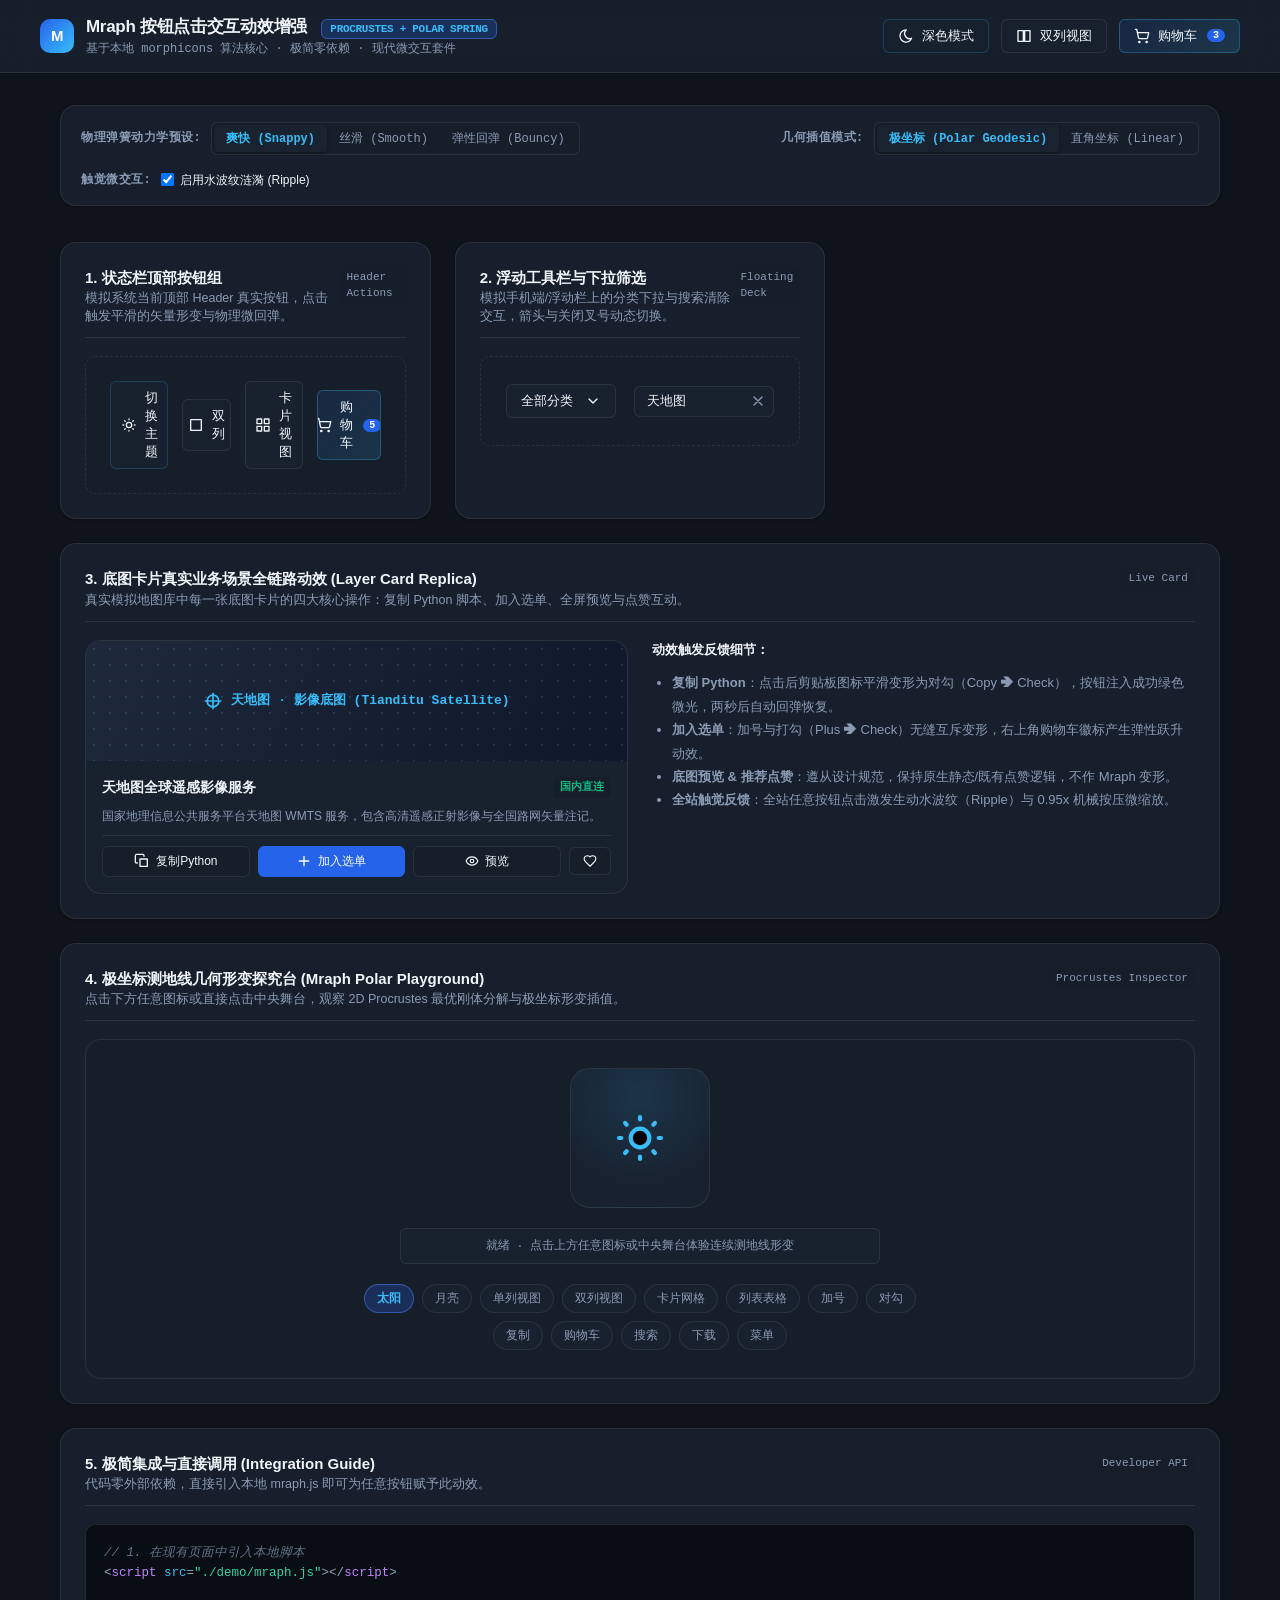
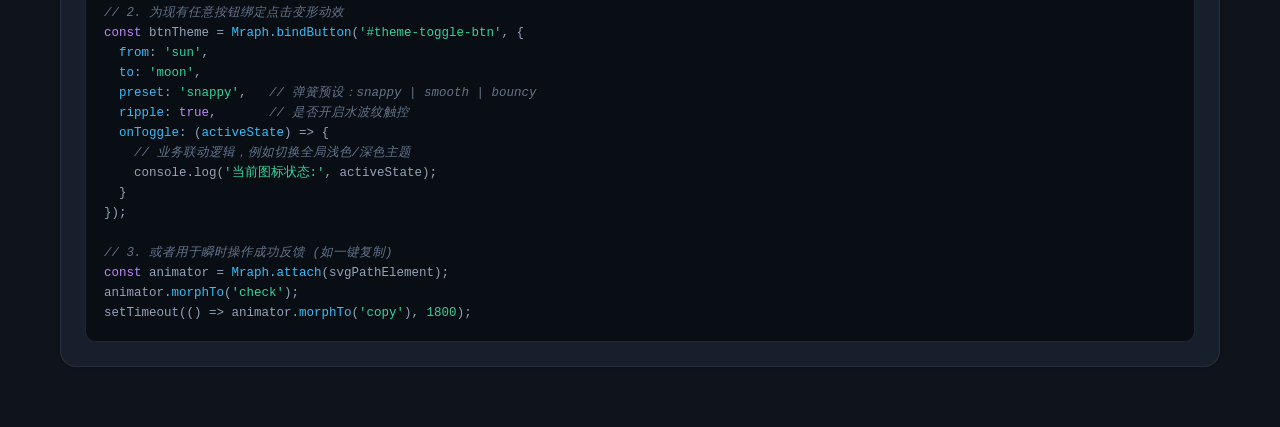
<file: demo/index.html>
<!DOCTYPE html>
<html lang="zh-CN" data-theme="dark">
<head>
  <meta charset="UTF-8">
  <meta name="viewport" content="width=device-width, initial-scale=1.0, viewport-fit=cover">
  <title>Mraph 按钮点击动效交互演示 | QGIS图源配置中心</title>
  <link rel="stylesheet" href="./demo.css">
</head>
<body>
  <!-- 液态玻璃波纹动效与卡片波前联动容器 -->
  <div id="themeWaveLayer" aria-hidden="true"></div>

  <!-- 顶部导览栏 -->
  <header class="demo-header">
    <div class="demo-header-inner">
      <div class="demo-title-group">
        <div class="demo-logo">M</div>
        <div>
          <div class="demo-title">
            Mraph 按钮点击交互动效增强
            <span class="brand-badge">PROCRUSTES + POLAR SPRING</span>
          </div>
          <div class="demo-subtitle">基于本地 morphicons 算法核心 · 极简零依赖 · 现代微交互套件</div>
        </div>
      </div>

      <!-- 右侧快捷控制 -->
      <div class="demo-header-controls">
        <button class="btn-replica-base theme-toggle-btn-replica" id="global-theme-btn" title="切换浅色/深色主题">
          <svg class="mraph-svg" viewBox="0 0 24 24" fill="none" stroke="currentColor" stroke-width="2" stroke-linecap="round" stroke-linejoin="round">
            <path id="path-global-theme" d=""></path>
          </svg>
          <span id="global-theme-label">深色模式</span>
        </button>

        <button class="btn-replica-base" id="global-layout-btn" title="切换单列/双列布局">
          <svg class="mraph-svg" viewBox="0 0 24 24" fill="none" stroke="currentColor" stroke-width="2" stroke-linecap="round" stroke-linejoin="round">
            <path id="path-global-layout" d=""></path>
          </svg>
          <span id="global-layout-label">双列视图</span>
        </button>

        <button class="btn-replica-base cart-toggle-btn-replica" id="global-cart-btn" title="查看图源配置选单">
          <svg class="mraph-svg" viewBox="0 0 24 24" fill="none" stroke="currentColor" stroke-width="2" stroke-linecap="round" stroke-linejoin="round">
            <path id="path-global-cart" d=""></path>
          </svg>
          <span>购物车</span>
          <span class="cart-badge-replica" id="cart-counter">3</span>
        </button>
      </div>
    </div>
  </header>

  <!-- 演示主体容器 -->
  <main class="demo-container">

    <!-- 动效动力学控制台 -->
    <section class="settings-strip">
      <div class="settings-group">
        <span class="settings-label">物理弹簧动力学预设:</span>
        <div class="segmented-control" id="ctrl-preset">
          <button type="button" class="seg-btn active" data-val="snappy">爽快 (Snappy)</button>
          <button type="button" class="seg-btn" data-val="smooth">丝滑 (Smooth)</button>
          <button type="button" class="seg-btn" data-val="bouncy">弹性回弹 (Bouncy)</button>
        </div>
      </div>

      <div class="settings-group">
        <span class="settings-label">几何插值模式:</span>
        <div class="segmented-control" id="ctrl-mode">
          <button type="button" class="seg-btn active" data-val="polar">极坐标 (Polar Geodesic)</button>
          <button type="button" class="seg-btn" data-val="linear">直角坐标 (Linear)</button>
        </div>
      </div>

      <div class="settings-group">
        <span class="settings-label">触觉微交互:</span>
        <label style="font-size: 12px; display: inline-flex; align-items: center; gap: 6px; cursor: pointer;">
          <input type="checkbox" id="ctrl-ripple" checked> 启用水波纹涟漪 (Ripple)
        </label>
      </div>
    </section>

    <!-- 演示模块网格 -->
    <section class="demo-grid">

      <!-- 卡片 1: 顶部状态栏按钮群交互 -->
      <article class="demo-card">
        <div class="card-header">
          <div>
            <h3 class="card-title">1. 状态栏顶部按钮组</h3>
            <p class="card-desc">模拟系统当前顶部 Header 真实按钮，点击触发平滑的矢量形变与物理微回弹。</p>
          </div>
          <span class="card-tag">Header Actions</span>
        </div>

        <div class="button-showcase" style="gap: 14px;">
          <!-- 演示主题按钮 -->
          <button class="btn-replica-base theme-toggle-btn-replica" id="demo-theme-btn">
            <svg class="mraph-svg" viewBox="0 0 24 24" fill="none" stroke="currentColor" stroke-width="2" stroke-linecap="round" stroke-linejoin="round">
              <path id="path-demo-theme" d=""></path>
            </svg>
            <span id="demo-theme-text">切换主题</span>
          </button>

          <!-- 演示布局按钮 -->
          <button class="btn-replica-base" id="demo-layout-btn">
            <svg class="mraph-svg" viewBox="0 0 24 24" fill="none" stroke="currentColor" stroke-width="2" stroke-linecap="round" stroke-linejoin="round">
              <path id="path-demo-layout" d=""></path>
            </svg>
            <span id="demo-layout-text">双列</span>
          </button>

          <!-- 演示卡片与列表视图切换按钮 (新增) -->
          <button class="btn-replica-base" id="demo-viewmode-btn" title="点击切换卡片/列表视图">
            <svg class="mraph-svg" viewBox="0 0 24 24" fill="none" stroke="currentColor" stroke-width="2" stroke-linecap="round" stroke-linejoin="round">
              <path id="path-demo-viewmode" d=""></path>
            </svg>
            <span id="demo-viewmode-text">卡片视图</span>
          </button>

          <!-- 演示加购抽屉按钮 -->
          <button class="btn-replica-base cart-toggle-btn-replica" id="demo-cart-btn">
            <svg class="mraph-svg" viewBox="0 0 24 24" fill="none" stroke="currentColor" stroke-width="2" stroke-linecap="round" stroke-linejoin="round">
              <path id="path-demo-cart" d=""></path>
            </svg>
            <span>购物车</span>
            <span class="cart-badge-replica" id="demo-cart-badge">5</span>
          </button>
        </div>
      </article>

      <!-- 卡片 2: 浮动工具栏与下拉筛选 -->
      <article class="demo-card">
        <div class="card-header">
          <div>
            <h3 class="card-title">2. 浮动工具栏与下拉筛选</h3>
            <p class="card-desc">模拟手机端/浮动栏上的分类下拉与搜索清除交互，箭头与关闭叉号动态切换。</p>
          </div>
          <span class="card-tag">Floating Deck</span>
        </div>

        <div class="button-showcase" style="justify-content: space-around;">
          <!-- 分类下拉触发器 -->
          <button class="btn-replica-base" id="demo-dropdown-btn" style="min-width: 110px; justify-content: space-between;">
            <span>全部分类</span>
            <svg class="mraph-svg" viewBox="0 0 24 24" fill="none" stroke="currentColor" stroke-width="2" stroke-linecap="round" stroke-linejoin="round">
              <path id="path-demo-dropdown" d=""></path>
            </svg>
          </button>

          <!-- 搜索输入与清除按钮组 -->
          <div style="position: relative; display: flex; align-items: center;">
            <input type="text" id="demo-search-input" value="天地图" placeholder="搜索底图..." style="background: var(--bg-card); border: 1px solid var(--border-subtle); border-radius: var(--radius-sm); padding: 7px 32px 7px 12px; font-size: 13px; color: var(--text-main); outline: none; width: 140px;">
            <button id="demo-search-clear-btn" style="position: absolute; right: 4px; background: transparent; border: none; color: var(--text-muted); cursor: pointer; padding: 4px; display: flex; align-items: center;">
              <svg class="mraph-svg" viewBox="0 0 24 24" fill="none" stroke="currentColor" stroke-width="2" stroke-linecap="round" stroke-linejoin="round">
                <path id="path-demo-search" d=""></path>
              </svg>
            </button>
          </div>
        </div>
      </article>

      <!-- 卡片 3: 底图卡片真实业务交互场景 (Layer Card) -->
      <article class="demo-card" style="grid-column: 1 / -1;">
        <div class="card-header">
          <div>
            <h3 class="card-title">3. 底图卡片真实业务场景全链路动效 (Layer Card Replica)</h3>
            <p class="card-desc">真实模拟地图库中每一张底图卡片的四大核心操作：复制 Python 脚本、加入选单、全屏预览与点赞互动。</p>
          </div>
          <span class="card-tag">Live Card</span>
        </div>

        <div style="display: grid; grid-template-columns: repeat(auto-fit, minmax(320px, 1fr)); gap: 24px; align-items: start;">
          <!-- 仿真卡片实体 -->
          <div class="layer-card-replica">
            <div class="layer-card-thumb">
              <div class="layer-card-thumb-pattern"></div>
              <div style="color: var(--text-accent); font-family: var(--font-mono); font-size: 13px; font-weight: 600; display: flex; align-items: center; gap: 8px; z-index: 1;">
                <svg width="20" height="20" viewBox="0 0 24 24" fill="none" stroke="currentColor" stroke-width="2"><path d="M12 2v20M2 12h20"/><circle cx="12" cy="12" r="7"/></svg>
                天地图 · 影像底图 (Tianditu Satellite)
              </div>
            </div>

            <div class="layer-card-info">
              <div class="layer-card-title">
                <span>天地图全球遥感影像服务</span>
                <span class="card-tag" style="color: var(--success); border-color: rgba(16, 185, 129, 0.3);">国内直连</span>
              </div>
              <p style="font-size: 12px; color: var(--text-muted); line-height: 1.4;">国家地理信息公共服务平台天地图 WMTS 服务，包含高清遥感正射影像与全国路网矢量注记。</p>

              <!-- 卡片操作按钮行 -->
              <div class="layer-card-actions">
                <!-- 1. 复制 Python 代码按钮 -->
                <button class="btn-card-action" id="card-btn-copy" title="一键复制 QGIS Python 加载代码">
                  <svg class="mraph-svg" viewBox="0 0 24 24" fill="none" stroke="currentColor" stroke-width="2" stroke-linecap="round" stroke-linejoin="round">
                    <path id="path-card-copy" d=""></path>
                  </svg>
                  <span id="card-copy-text">复制Python</span>
                </button>

                <!-- 2. 加入购物车/选单按钮 -->
                <button class="btn-card-action btn-accent" id="card-btn-add" title="加入导出选单">
                  <svg class="mraph-svg" viewBox="0 0 24 24" fill="none" stroke="currentColor" stroke-width="2" stroke-linecap="round" stroke-linejoin="round">
                    <path id="path-card-add" d=""></path>
                  </svg>
                  <span id="card-add-text">加入选单</span>
                </button>

                <!-- 3. 预览底图按钮 (原生静态图标，不参与 Mraph 变形) -->
                <button class="btn-card-action" id="card-btn-preview" title="实时底图预览 (保持原生静态)">
                  <svg width="14" height="14" viewBox="0 0 24 24" fill="none" stroke="currentColor" stroke-width="2" stroke-linecap="round" stroke-linejoin="round">
                    <path d="M2 12s3-7 10-7 10 7 10 7-3 7-10 7-10-7-10-7z"></path>
                    <circle cx="12" cy="12" r="3"></circle>
                  </svg>
                  <span id="card-preview-text">预览</span>
                </button>

                <!-- 4. 推荐点赞按钮 (原生点赞机制，不参与 Mraph 变形) -->
                <button class="btn-card-action" id="card-btn-like" title="推荐点赞 (保持原生点赞)" style="flex: 0 0 42px; padding: 6px 0;">
                  <svg width="14" height="14" viewBox="0 0 24 24" fill="none" stroke="currentColor" stroke-width="2" stroke-linecap="round" stroke-linejoin="round">
                    <path d="M19 14c1.49-1.46 3-3.21 3-5.5A5.5 5.5 0 0 0 16.5 3c-1.76 0-3 .5-4.5 2-1.5-1.5-2.74-2-4.5-2A5.5 5.5 0 0 0 2 8.5c0 2.3 1.5 4.05 3 5.5l7 7Z"></path>
                  </svg>
                </button>
              </div>
            </div>
          </div>

          <!-- 卡片操作动效技术解析说明 -->
          <div style="display: flex; flex-direction: column; gap: 12px; font-size: 13px; color: var(--text-muted);">
            <div style="color: var(--text-main); font-weight: 600;">动效触发反馈细节：</div>
            <ul style="padding-left: 20px; line-height: 1.8;">
              <li><strong>复制 Python</strong>：点击后剪贴板图标平滑变形为对勾（Copy ➔ Check），按钮注入成功绿色微光，两秒后自动回弹恢复。</li>
              <li><strong>加入选单</strong>：加号与打勾（Plus ➔ Check）无缝互斥变形，右上角购物车徽标产生弹性跃升动效。</li>
              <li><strong>底图预览 & 推荐点赞</strong>：遵从设计规范，保持原生静态/既有点赞逻辑，不作 Mraph 变形。</li>
              <li><strong>全站触觉反馈</strong>：全站任意按钮点击激发生动水波纹（Ripple）与 0.95x 机械按压微缩放。</li>
            </ul>
          </div>
        </div>
      </article>

      <!-- 卡片 4: Mraph 几何形变探究大舞台 (Playground) -->
      <article class="demo-card" style="grid-column: 1 / -1;">
        <div class="card-header">
          <div>
            <h3 class="card-title">4. 极坐标测地线几何形变探究台 (Mraph Polar Playground)</h3>
            <p class="card-desc">点击下方任意图标或直接点击中央舞台，观察 2D Procrustes 最优刚体分解与极坐标形变插值。</p>
          </div>
          <span class="card-tag">Procrustes Inspector</span>
        </div>

        <div class="stage-playground">
          <div class="stage-canvas-box" id="stage-box" title="点击切换至下一个图标">
            <svg viewBox="0 0 24 24">
              <path id="stage-path" d=""></path>
            </svg>
          </div>

          <div class="stage-readout" id="stage-readout">
            正在检测最优刚体相似度与旋转角...
          </div>

          <div class="stage-icon-palette" id="stage-palette">
            <!-- 动态生成图标切换按钮 -->
          </div>
        </div>
      </article>

      <!-- 卡片 5: 一键集成与调用指引 -->
      <article class="demo-card" style="grid-column: 1 / -1;">
        <div class="card-header">
          <div>
            <h3 class="card-title">5. 极简集成与直接调用 (Integration Guide)</h3>
            <p class="card-desc">代码零外部依赖，直接引入本地 mraph.js 即可为任意按钮赋予此动效。</p>
          </div>
          <span class="card-tag">Developer API</span>
        </div>

        <div class="code-panel">
<pre><span class="code-comment">// 1. 在现有页面中引入本地脚本</span>
&lt;<span class="code-keyword">script</span> <span class="code-highlight">src</span>=<span class="code-string">"./demo/mraph.js"</span>&gt;&lt;/<span class="code-keyword">script</span>&gt;

<span class="code-comment">// 2. 为现有任意按钮绑定点击变形动效</span>
<span class="code-keyword">const</span> btnTheme = <span class="code-highlight">Mraph.bindButton</span>(<span class="code-string">'#theme-toggle-btn'</span>, {
  <span class="code-highlight">from</span>: <span class="code-string">'sun'</span>,
  <span class="code-highlight">to</span>: <span class="code-string">'moon'</span>,
  <span class="code-highlight">preset</span>: <span class="code-string">'snappy'</span>,   <span class="code-comment">// 弹簧预设：snappy | smooth | bouncy</span>
  <span class="code-highlight">ripple</span>: <span class="code-keyword">true</span>,       <span class="code-comment">// 是否开启水波纹触控</span>
  <span class="code-highlight">onToggle</span>: (<span class="code-highlight">activeState</span>) =&gt; {
    <span class="code-comment">// 业务联动逻辑，例如切换全局浅色/深色主题</span>
    console.log(<span class="code-string">'当前图标状态:'</span>, activeState);
  }
});

<span class="code-comment">// 3. 或者用于瞬时操作成功反馈 (如一键复制)</span>
<span class="code-keyword">const</span> animator = <span class="code-highlight">Mraph.attach</span>(svgPathElement);
animator.<span class="code-highlight">morphTo</span>(<span class="code-string">'check'</span>);
setTimeout(() =&gt; animator.<span class="code-highlight">morphTo</span>(<span class="code-string">'copy'</span>), <span class="code-string">1800</span>);</pre>
        </div>
      </article>

    </section>

  </main>

  <!-- 引入本地 Mraph 核心 -->
  <script src="./mraph.js"></script>

  <!-- 演示页面交互逻辑 -->
  <script>
    document.addEventListener('DOMContentLoaded', () => {
      let currentPreset = 'snappy';
      let currentMode = 'polar';
      let rippleEnabled = true;

      // 1. 全局配置切换
      document.querySelectorAll('#ctrl-preset .seg-btn').forEach(btn => {
        btn.addEventListener('click', () => {
          document.querySelectorAll('#ctrl-preset .seg-btn').forEach(b => b.classList.remove('active'));
          btn.classList.add('active');
          currentPreset = btn.dataset.val;
          stageAnimator.setPreset(currentPreset);
        });
      });

      document.querySelectorAll('#ctrl-mode .seg-btn').forEach(btn => {
        btn.addEventListener('click', () => {
          document.querySelectorAll('#ctrl-mode .seg-btn').forEach(b => b.classList.remove('active'));
          btn.classList.add('active');
          currentMode = btn.dataset.val;
          stageAnimator.setMode(currentMode);
        });
      });

      document.getElementById('ctrl-ripple').addEventListener('change', (e) => {
        rippleEnabled = e.target.checked;
      });

      // 2. 状态栏顶部按钮组绑定
      // 主题切换（波前同频联动系统 Wavefront-Staggered Material Shift）
      const themeBtn = document.getElementById('global-theme-btn');
      const themePath = document.getElementById('path-global-theme');
      const themeLabel = document.getElementById('global-theme-label');
      const themeAnim = Mraph.attach(themePath, { initial: 'moon', preset: 'snappy' });
      let demoThemeTimer = null;
      let demoWaveCards = [];

      function triggerWaveThemeTransition(e, nextTheme) {
        if (demoThemeTimer) {
          clearTimeout(demoThemeTimer);
          demoWaveCards.forEach(c => {
            c.classList.remove('wave-sync-card', 'wave-shimmer');
            c.style.transitionDelay = '';
            c.style.removeProperty('--shimmer-delay');
          });
          demoWaveCards = [];
        }

        let originX = window.innerWidth / 2;
        let originY = window.innerHeight / 2;
        if (themeBtn) {
          const rect = themeBtn.getBoundingClientRect();
          originX = rect.left + rect.width / 2;
          originY = rect.top + rect.height / 2;
        } else if (e && typeof e.clientX === 'number' && typeof e.clientY === 'number' && (e.clientX !== 0 || e.clientY !== 0)) {
          originX = e.clientX;
          originY = e.clientY;
        }

        const baseRadius = Math.hypot(
          Math.max(originX, window.innerWidth - originX),
          Math.max(originY, window.innerHeight - originY)
        );
        // 终点往外超量扩散 35%：确保波纹以极高冲刺速度撞出左下角，把任何减速段完全移到屏幕视口之外
        const endRadius = Math.round(baseRadius * 1.35);

        const duration = 414; // 提速 10% (从 460ms -> 414ms)
        // 后加速线条：平稳起步 -> 持续推力后加速 -> 呼啸穿透左下角直奔屏幕外
        const easing = "cubic-bezier(0.42, 0.0, 0.75, 1.0)";

        let pop = document.getElementById("theme-wave-popover");
        if (!pop && typeof document.createElement === "function") {
          pop = document.createElement("div");
          pop.id = "theme-wave-popover";
          if (typeof pop.showPopover === "function") {
            pop.setAttribute("popover", "manual");
          }
          pop.className = "theme-wave-popover-container";
          document.body.appendChild(pop);
        }

        const waveLayer = pop || document.getElementById("themeWaveLayer");
        if (waveLayer && typeof waveLayer.showPopover === "function") {
          try { waveLayer.showPopover(); } catch (err) {}
        }
        if (waveLayer) {
          waveLayer.innerHTML = "";
        }

        const ring = document.createElement("div");
        ring.className = `theme-wave-ring ${nextTheme === "light" ? "theme-wave-ring-light" : "theme-wave-ring-dark"}`;
        ring.style.left = `${originX}px`;
        ring.style.top = `${originY}px`;
        if (waveLayer) {
          waveLayer.appendChild(ring);
        }

        const cards = Array.from(document.querySelectorAll('.demo-card, .layer-card-replica'));
        const visibleCards = [];
        const vh = window.innerHeight;
        const vw = window.innerWidth;

        cards.forEach(c => {
          const rect = c.getBoundingClientRect();
          if (rect.bottom >= -50 && rect.top <= vh + 50 && rect.right >= -50 && rect.left <= vw + 50 && rect.width > 0 && rect.height > 0) {
            const cx = rect.left + rect.width / 2;
            const cy = rect.top + rect.height / 2;
            const dist = Math.hypot(cx - originX, cy - originY);
            visibleCards.push({ card: c, dist });
          }
        });

        demoWaveCards = visibleCards.map(item => item.card);
        visibleCards.forEach(({ card, dist }) => {
          const ratio = Math.min(1, Math.max(0, dist / endRadius));
          const delayMs = Math.round(ratio * 216);
          card.style.transitionDelay = `${delayMs}ms`;
          card.style.setProperty('--shimmer-delay', `${delayMs}ms`);
          card.classList.add('wave-sync-card', 'wave-shimmer');
        });

        const cleanup = () => {
          if (waveLayer) {
            waveLayer.innerHTML = "";
            if (typeof waveLayer.hidePopover === "function") {
              try { waveLayer.hidePopover(); } catch (err) {}
            }
          }
          demoWaveCards.forEach(c => {
            c.classList.remove('wave-sync-card', 'wave-shimmer');
            c.style.transitionDelay = '';
            c.style.removeProperty('--shimmer-delay');
          });
          demoWaveCards = [];
          demoThemeTimer = null;
        };

        if (document.startViewTransition && document.documentElement.animate) {
          const transition = document.startViewTransition(() => {
            document.documentElement.setAttribute('data-theme', nextTheme);
          });

          transition.ready.then(() => {
            document.documentElement.animate({
              clipPath: [
                `circle(0px at ${originX}px ${originY}px)`,
                `circle(${endRadius}px at ${originX}px ${originY}px)`
              ]
            }, {
              duration: duration,
              easing: easing,
              pseudoElement: "::view-transition-new(root)"
            });

            ring.animate([
              { width: "0px", height: "0px", opacity: 0 },
              { opacity: 0.95, offset: 0.1 },
              { opacity: 0.65, offset: 0.5 },
              { opacity: 0, offset: 0.88 },
              { width: `${endRadius * 2}px`, height: `${endRadius * 2}px`, opacity: 0 }
            ], {
              duration: duration,
              easing: easing
            });
          });

          transition.finished.finally(cleanup);
        } else {
          ring.animate([
            { width: "0px", height: "0px", opacity: 0 },
            { opacity: 0.95, offset: 0.1 },
            { opacity: 0.65, offset: 0.5 },
            { opacity: 0, offset: 0.88 },
            { width: `${endRadius * 2}px`, height: `${endRadius * 2}px`, opacity: 0 }
          ], {
            duration: duration,
            easing: easing
          });
          document.documentElement.setAttribute('data-theme', nextTheme);
          demoThemeTimer = setTimeout(cleanup, duration);
        }
      }

      themeBtn.addEventListener('click', (e) => {
        if (rippleEnabled) Mraph.triggerRipple(e, themeBtn);
        themeAnim.toggle('sun', 'moon', (st) => {
          const nextTheme = st === 'sun' ? 'light' : 'dark';
          themeLabel.textContent = st === 'sun' ? '浅色模式' : '深色模式';
          triggerWaveThemeTransition(e, nextTheme);
        });
      });

      // 布局切换
      const layoutBtn = document.getElementById('global-layout-btn');
      const layoutPath = document.getElementById('path-global-layout');
      const layoutLabel = document.getElementById('global-layout-label');
      const layoutAnim = Mraph.attach(layoutPath, { initial: 'cols2', preset: 'snappy' });
      layoutBtn.addEventListener('click', (e) => {
        if (rippleEnabled) Mraph.triggerRipple(e, layoutBtn);
        layoutAnim.toggle('cols1', 'cols2', (st) => {
          layoutLabel.textContent = st === 'cols2' ? '双列视图' : '单列视图';
        });
      });

      // 购物车按钮
      const cartBtn = document.getElementById('global-cart-btn');
      const cartPath = document.getElementById('path-global-cart');
      const cartCounter = document.getElementById('cart-counter');
      const cartAnim = Mraph.attach(cartPath, { initial: 'cart', preset: 'bouncy' });
      cartBtn.addEventListener('click', (e) => {
        if (rippleEnabled) Mraph.triggerRipple(e, cartBtn);
        cartAnim.toggle('cart', 'check', () => {
          setTimeout(() => cartAnim.morphTo('cart'), 1200);
        });
      });

      // 3. Demo 示例 1 绑定
      const demoThemeBtn = document.getElementById('demo-theme-btn');
      const demoThemePath = document.getElementById('path-demo-theme');
      const demoThemeText = document.getElementById('demo-theme-text');
      const demoThemeAnim = Mraph.attach(demoThemePath, { initial: 'sun', preset: 'snappy' });
      demoThemeBtn.addEventListener('click', (e) => {
        if (rippleEnabled) Mraph.triggerRipple(e, demoThemeBtn);
        demoThemeAnim.toggle('sun', 'moon', (st) => {
          demoThemeText.textContent = st === 'sun' ? '浅色模式' : '深色模式';
        });
      });

      const demoLayoutBtn = document.getElementById('demo-layout-btn');
      const demoLayoutPath = document.getElementById('path-demo-layout');
      const demoLayoutText = document.getElementById('demo-layout-text');
      const demoLayoutAnim = Mraph.attach(demoLayoutPath, { initial: 'cols1', preset: 'snappy' });
      demoLayoutBtn.addEventListener('click', (e) => {
        if (rippleEnabled) Mraph.triggerRipple(e, demoLayoutBtn);
        demoLayoutAnim.toggle('cols1', 'cols2', (st) => {
          demoLayoutText.textContent = st === 'cols2' ? '双列' : '单列';
        });
      });

      // 演示卡片与列表视图切换绑定
      const demoViewModeBtn = document.getElementById('demo-viewmode-btn');
      const demoViewModePath = document.getElementById('path-demo-viewmode');
      const demoViewModeText = document.getElementById('demo-viewmode-text');
      const demoViewModeAnim = Mraph.attach(demoViewModePath, { initial: 'grid', preset: 'snappy' });
      demoViewModeBtn.addEventListener('click', (e) => {
        if (rippleEnabled) Mraph.triggerRipple(e, demoViewModeBtn);
        demoViewModeAnim.toggle('grid', 'list', (st) => {
          demoViewModeText.textContent = st === 'list' ? '列表视图' : '卡片视图';
        });
      });

      const demoCartBtn = document.getElementById('demo-cart-btn');
      const demoCartPath = document.getElementById('path-demo-cart');
      const demoCartBadge = document.getElementById('demo-cart-badge');
      const demoCartAnim = Mraph.attach(demoCartPath, { initial: 'cart', preset: 'bouncy' });
      demoCartBtn.addEventListener('click', (e) => {
        if (rippleEnabled) Mraph.triggerRipple(e, demoCartBtn);
        demoCartAnim.toggle('cart', 'check', () => {
          demoCartBadge.textContent = parseInt(demoCartBadge.textContent) + 1;
          setTimeout(() => demoCartAnim.morphTo('cart'), 1000);
        });
      });

      // 4. 下拉筛选与搜索清除
      const dropBtn = document.getElementById('demo-dropdown-btn');
      const dropPath = document.getElementById('path-demo-dropdown');
      const dropAnim = Mraph.attach(dropPath, { initial: 'chevronDown', preset: 'snappy' });
      dropBtn.addEventListener('click', (e) => {
        if (rippleEnabled) Mraph.triggerRipple(e, dropBtn);
        dropAnim.toggle('chevronDown', 'chevronUp');
      });

      const searchBtn = document.getElementById('demo-search-clear-btn');
      const searchPath = document.getElementById('path-demo-search');
      const searchInput = document.getElementById('demo-search-input');
      const searchAnim = Mraph.attach(searchPath, { initial: 'x', preset: 'snappy' });
      searchBtn.addEventListener('click', (e) => {
        if (rippleEnabled) Mraph.triggerRipple(e, searchBtn);
        if (searchInput.value) {
          searchInput.value = '';
          searchAnim.morphTo('search');
        } else {
          searchInput.value = '遥感影像';
          searchAnim.morphTo('x');
        }
      });
      searchInput.addEventListener('input', () => {
        searchAnim.morphTo(searchInput.value ? 'x' : 'search');
      });

      // 5. 底图卡片四大交互
      // 复制 Python 脚本
      const cardCopyBtn = document.getElementById('card-btn-copy');
      const cardCopyPath = document.getElementById('path-card-copy');
      const cardCopyText = document.getElementById('card-copy-text');
      const cardCopyAnim = Mraph.attach(cardCopyPath, { initial: 'copy', preset: 'snappy' });
      cardCopyBtn.addEventListener('click', (e) => {
        if (rippleEnabled) Mraph.triggerRipple(e, cardCopyBtn);
        cardCopyBtn.classList.add('is-copied');
        cardCopyText.textContent = '已复制!';
        cardCopyAnim.morphTo('check');
        setTimeout(() => {
          cardCopyAnim.morphTo('copy');
          cardCopyBtn.classList.remove('is-copied');
          cardCopyText.textContent = '复制Python';
        }, 2000);
      });

      // 加入选单
      const cardAddBtn = document.getElementById('card-btn-add');
      const cardAddPath = document.getElementById('path-card-add');
      const cardAddText = document.getElementById('card-add-text');
      const cardAddAnim = Mraph.attach(cardAddPath, { initial: 'plus', preset: 'snappy' });
      cardAddBtn.addEventListener('click', (e) => {
        if (rippleEnabled) Mraph.triggerRipple(e, cardAddBtn);
        cardAddAnim.toggle('plus', 'check', (st) => {
          if (st === 'check') {
            cardAddBtn.classList.add('is-added');
            cardAddText.textContent = '已加入';
            cartCounter.textContent = parseInt(cartCounter.textContent) + 1;
          } else {
            cardAddBtn.classList.remove('is-added');
            cardAddText.textContent = '加入选单';
            cartCounter.textContent = Math.max(0, parseInt(cartCounter.textContent) - 1);
          }
        });
      });

      // 预览底图 (保持原生行为，不绑定 Mraph 变形)
      const cardPrevBtn = document.getElementById('card-btn-preview');
      const cardPrevText = document.getElementById('card-preview-text');
      let isPreviewing = false;
      cardPrevBtn.addEventListener('click', (e) => {
        if (rippleEnabled) Mraph.triggerRipple(e, cardPrevBtn);
        isPreviewing = !isPreviewing;
        cardPrevText.textContent = isPreviewing ? '隐藏' : '预览';
      });

      // 推荐点赞 (保持原生行为，不绑定 Mraph 变形)
      const cardLikeBtn = document.getElementById('card-btn-like');
      let isLiked = false;
      cardLikeBtn.addEventListener('click', (e) => {
        if (rippleEnabled) Mraph.triggerRipple(e, cardLikeBtn);
        isLiked = !isLiked;
        cardLikeBtn.style.color = isLiked ? '#ef4444' : 'inherit';
        cardLikeBtn.style.borderColor = isLiked ? 'rgba(239, 68, 68, 0.4)' : 'var(--border-subtle)';
        Mraph.bounce(cardLikeBtn);
      });

      // 6. 几何形变探究大舞台 (Playground)
      const stageBox = document.getElementById('stage-box');
      const stagePath = document.getElementById('stage-path');
      const stageReadout = document.getElementById('stage-readout');
      const stagePalette = document.getElementById('stage-palette');

      const stageAnimator = Mraph.attach(stagePath, { initial: 'sun', preset: currentPreset, mode: currentMode });
      const playgroundIcons = ['sun', 'moon', 'cols1', 'cols2', 'grid', 'list', 'plus', 'check', 'copy', 'cart', 'search', 'download', 'menu'];

      playgroundIcons.forEach(iconName => {
        const pill = document.createElement('button');
        pill.type = 'button';
        pill.className = `icon-pill-btn ${iconName === 'sun' ? 'active' : ''}`;
        pill.dataset.icon = iconName;
        pill.textContent = Mraph.ICONS[iconName]?.label?.split(' ')[0] || iconName;
        pill.addEventListener('click', () => {
          document.querySelectorAll('.icon-pill-btn').forEach(p => p.classList.remove('active'));
          pill.classList.add('active');
          triggerStageMorph(iconName);
        });
        stagePalette.appendChild(pill);
      });

      let stageIndex = 0;
      function triggerStageMorph(targetName) {
        stageAnimator.morphTo(targetName, (finalName) => {
          stageReadout.innerHTML = `形变完成 · 当前图形: <strong>${Mraph.ICONS[finalName]?.label || finalName}</strong> | 物理阻尼预设: <code>${currentPreset}</code> | 极坐标分解完成`;
        });
        stageReadout.innerHTML = `正在计算 2D Procrustes 对齐与测地线路径 ➔ <strong>${Mraph.ICONS[targetName]?.label || targetName}</strong>...`;
      }

      stageBox.addEventListener('click', () => {
        stageIndex = (stageIndex + 1) % playgroundIcons.length;
        const nextIcon = playgroundIcons[stageIndex];
        document.querySelectorAll('.icon-pill-btn').forEach(p => {
          p.classList.toggle('active', p.dataset.icon === nextIcon);
        });
        triggerStageMorph(nextIcon);
      });

      stageReadout.innerHTML = `就绪 · 点击上方任意图标或中央舞台体验连续测地线形变`;
    });
  </script>
</body>
</html>
</file>
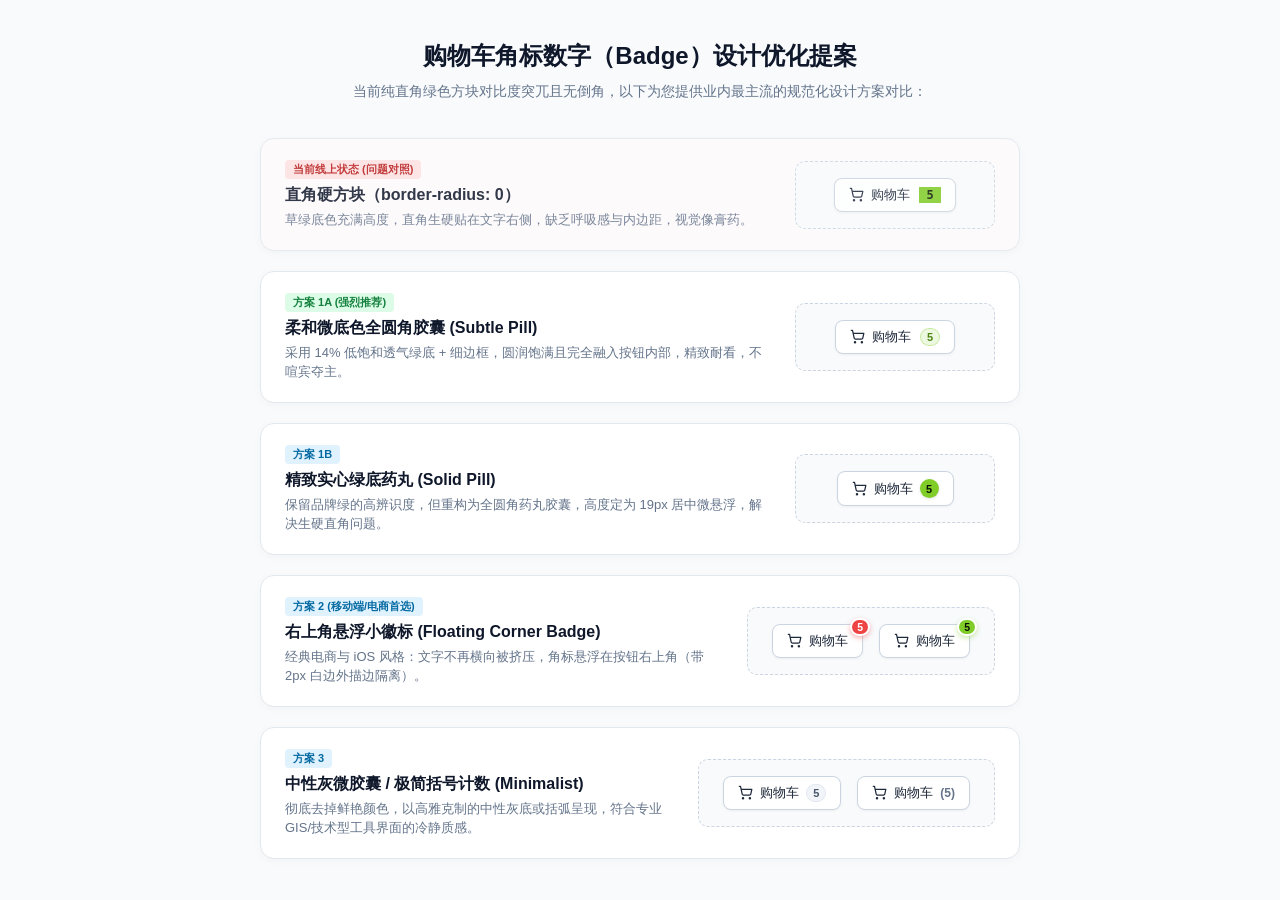
<file: demo/cart_badge_demo.html>
<!DOCTYPE html>
<html lang="zh-CN">
<head>
  <meta charset="UTF-8" />
  <meta name="viewport" content="width=device-width, initial-scale=1.0" />
  <title>购物车徽标设计方案对比 Demo</title>
  <style>
    :root {
      --bg-page: #f8fafc;
      --card-bg: #ffffff;
      --border-color: #e2e8f0;
      --text-main: #0f172a;
      --text-muted: #64748b;
      
      /* 品牌色 */
      --brand-lime: #80cc28;
      --brand-lime-hover: #72b822;
      --brand-lime-subtle: rgba(128, 204, 40, 0.14);
      --brand-lime-border: rgba(128, 204, 40, 0.35);
      --brand-lime-text: #4d8512;

      /* 经典红 */
      --accent-red: #ef4444;
      --accent-red-subtle: #fee2e2;
      --accent-red-text: #b91c1c;

      /* 极简中性 */
      --neutral-badge-bg: #f1f5f9;
      --neutral-badge-text: #475569;
    }

    * {
      box-sizing: border-box;
      margin: 0;
      padding: 0;
      font-family: -apple-system, BlinkMacSystemFont, "Segoe UI", Roboto, "PingFang SC", "Hiragino Sans GB", "Microsoft YaHei", sans-serif;
    }

    body {
      background: var(--bg-page);
      color: var(--text-main);
      padding: 40px 20px;
      display: flex;
      flex-direction: column;
      align-items: center;
      min-height: 100vh;
    }

    .header {
      text-align: center;
      margin-bottom: 36px;
      max-width: 650px;
    }

    .header h1 {
      font-size: 24px;
      font-weight: 700;
      margin-bottom: 8px;
    }

    .header p {
      font-size: 14px;
      color: var(--text-muted);
      line-height: 1.6;
    }

    .comparison-container {
      display: flex;
      flex-direction: column;
      gap: 20px;
      width: 100%;
      max-width: 760px;
    }

    .option-card {
      background: var(--card-bg);
      border: 1px solid var(--border-color);
      border-radius: 14px;
      padding: 20px 24px;
      display: flex;
      align-items: center;
      justify-content: space-between;
      gap: 20px;
      box-shadow: 0 2px 8px rgba(0,0,0,0.03);
      transition: all 0.2s ease;
    }

    .option-card:hover {
      box-shadow: 0 6px 20px rgba(0,0,0,0.06);
      border-color: #cbd5e1;
    }

    .option-info {
      flex: 1;
    }

    .option-badge-tag {
      display: inline-block;
      font-size: 11px;
      font-weight: 700;
      padding: 2px 8px;
      border-radius: 4px;
      margin-bottom: 6px;
      text-transform: uppercase;
    }
    .tag-current { background: #fee2e2; color: #b91c1c; }
    .tag-recommend { background: #dcfce7; color: #15803d; }
    .tag-alt { background: #e0f2fe; color: #0369a1; }

    .option-title {
      font-size: 16px;
      font-weight: 600;
      color: var(--text-main);
      margin-bottom: 4px;
    }

    .option-desc {
      font-size: 13px;
      color: var(--text-muted);
      line-height: 1.5;
    }

    .preview-box {
      display: flex;
      align-items: center;
      justify-content: center;
      min-width: 200px;
      padding: 16px 24px;
      background: #f8fafc;
      border-radius: 10px;
      border: 1px dashed #cbd5e1;
    }

    /* 基础按钮样式 (还原网站原型结构) */
    .base-btn {
      position: relative;
      background: #ffffff;
      border: 1px solid #cbd5e1;
      border-radius: 8px;
      padding: 7px 14px;
      font-size: 13px;
      font-weight: 500;
      color: #1e293b;
      display: inline-flex;
      align-items: center;
      gap: 7px;
      cursor: pointer;
      user-select: none;
      box-shadow: 0 1px 3px rgba(0,0,0,0.05);
      transition: all 0.15s ease;
    }

    .base-btn:hover {
      border-color: #94a3b8;
      background: #f8fafc;
    }

    .cart-svg {
      width: 15px;
      height: 15px;
      stroke: currentColor;
      stroke-width: 2;
      stroke-linecap: round;
      stroke-linejoin: round;
      fill: none;
    }

    /* ========================================================
       0. 当前线上样式 (对照组：生硬纯直角满高实底方块)
       ======================================================== */
    .badge-current {
      background: var(--brand-lime);
      color: #0c1a02;
      font-size: 12px;
      font-weight: 700;
      padding: 1px 7px;
      border-radius: 0px; /* 纯直角 */
      font-family: monospace;
      margin-left: 2px;
    }

    /* ========================================================
       方案 1A：精致全圆角内嵌胶囊 (推荐：轻量透气微底色)
       ======================================================== */
    .badge-pill-subtle {
      background: var(--brand-lime-subtle);
      border: 1px solid var(--brand-lime-border);
      color: var(--brand-lime-text);
      font-size: 11px;
      font-weight: 700;
      min-width: 18px;
      height: 18px;
      padding: 0 6px;
      border-radius: 9999px; /* 全圆角胶囊 */
      display: inline-flex;
      align-items: center;
      justify-content: center;
      font-variant-numeric: tabular-nums;
      margin-left: 2px;
    }

    /* ========================================================
       方案 1B：高辨识度实底药丸胶囊 (微缩精致版)
       ======================================================== */
    .badge-pill-solid {
      background: var(--brand-lime);
      color: #081202;
      font-size: 11px;
      font-weight: 700;
      min-width: 19px;
      height: 19px;
      padding: 0 6px;
      border-radius: 9999px;
      display: inline-flex;
      align-items: center;
      justify-content: center;
      box-shadow: 0 1px 3px rgba(0,0,0,0.12);
      font-variant-numeric: tabular-nums;
    }

    /* ========================================================
       方案 2：经典右上角悬浮小角标 (Floating Badge，iOS/电商品质)
       ======================================================== */
    .btn-floating-wrapper {
      position: relative;
    }
    .badge-floating-red {
      position: absolute;
      top: -7px;
      right: -8px;
      background: var(--accent-red);
      color: #ffffff;
      font-size: 10.5px;
      font-weight: 700;
      min-width: 18px;
      height: 18px;
      padding: 0 5px;
      border-radius: 9999px;
      display: inline-flex;
      align-items: center;
      justify-content: center;
      border: 2px solid #ffffff; /* 白边隔离带 */
      box-shadow: 0 2px 5px rgba(239, 68, 68, 0.4);
      font-variant-numeric: tabular-nums;
    }

    .badge-floating-green {
      position: absolute;
      top: -7px;
      right: -8px;
      background: var(--brand-lime);
      color: #081202;
      font-size: 10.5px;
      font-weight: 700;
      min-width: 18px;
      height: 18px;
      padding: 0 5px;
      border-radius: 9999px;
      display: inline-flex;
      align-items: center;
      justify-content: center;
      border: 2px solid #ffffff;
      box-shadow: 0 2px 5px rgba(128, 204, 40, 0.4);
      font-variant-numeric: tabular-nums;
    }

    /* ========================================================
       方案 3：极简括弧计数 / 灰阶徽标 (GitHub / 极简工业风)
       ======================================================== */
    .badge-counter-minimal {
      color: var(--text-muted);
      font-size: 12px;
      font-weight: 600;
      font-variant-numeric: tabular-nums;
    }

    .badge-neutral-pill {
      background: var(--neutral-badge-bg);
      color: var(--neutral-badge-text);
      font-size: 11px;
      font-weight: 700;
      min-width: 18px;
      height: 18px;
      padding: 0 6px;
      border-radius: 9999px;
      display: inline-flex;
      align-items: center;
      justify-content: center;
      font-variant-numeric: tabular-nums;
      border: 1px solid #e2e8f0;
    }
  </style>
</head>
<body>

  <div class="header">
    <h1>购物车角标数字（Badge）设计优化提案</h1>
    <p>当前纯直角绿色方块对比度突兀且无倒角，以下为您提供业内最主流的规范化设计方案对比：</p>
  </div>

  <div class="comparison-container">

    <!-- 0. 现有样式对照 -->
    <div class="option-card" style="opacity: 0.85; background: #fffafb;">
      <div class="option-info">
        <span class="option-badge-tag tag-current">当前线上状态 (问题对照)</span>
        <div class="option-title">直角硬方块（border-radius: 0）</div>
        <div class="option-desc">草绿底色充满高度，直角生硬贴在文字右侧，缺乏呼吸感与内边距，视觉像膏药。</div>
      </div>
      <div class="preview-box">
        <button class="base-btn">
          <svg class="cart-svg" viewBox="0 0 24 24"><circle cx="8" cy="21" r="1"/><circle cx="19" cy="21" r="1"/><path d="M2.05 2.05h2l2.66 12.42a2 2 0 0 0 2 1.58h9.78a2 2 0 0 0 1.95-1.57l1.65-7.43H5.12"/></svg>
          <span>购物车</span>
          <span class="badge-current">5</span>
        </button>
      </div>
    </div>

    <!-- 方案 1A: 柔和微底色胶囊药丸 (推荐) -->
    <div class="option-card">
      <div class="option-info">
        <span class="option-badge-tag tag-recommend">方案 1A (强烈推荐)</span>
        <div class="option-title">柔和微底色全圆角胶囊 (Subtle Pill)</div>
        <div class="option-desc">采用 14% 低饱和透气绿底 + 细边框，圆润饱满且完全融入按钮内部，精致耐看，不喧宾夺主。</div>
      </div>
      <div class="preview-box">
        <button class="base-btn">
          <svg class="cart-svg" viewBox="0 0 24 24"><circle cx="8" cy="21" r="1"/><circle cx="19" cy="21" r="1"/><path d="M2.05 2.05h2l2.66 12.42a2 2 0 0 0 2 1.58h9.78a2 2 0 0 0 1.95-1.57l1.65-7.43H5.12"/></svg>
          <span>购物车</span>
          <span class="badge-pill-subtle">5</span>
        </button>
      </div>
    </div>

    <!-- 方案 1B: 实底药丸胶囊 -->
    <div class="option-card">
      <div class="option-info">
        <span class="option-badge-tag tag-alt">方案 1B</span>
        <div class="option-title">精致实心绿底药丸 (Solid Pill)</div>
        <div class="option-desc">保留品牌绿的高辨识度，但重构为全圆角药丸胶囊，高度定为 19px 居中微悬浮，解决生硬直角问题。</div>
      </div>
      <div class="preview-box">
        <button class="base-btn">
          <svg class="cart-svg" viewBox="0 0 24 24"><circle cx="8" cy="21" r="1"/><circle cx="19" cy="21" r="1"/><path d="M2.05 2.05h2l2.66 12.42a2 2 0 0 0 2 1.58h9.78a2 2 0 0 0 1.95-1.57l1.65-7.43H5.12"/></svg>
          <span>购物车</span>
          <span class="badge-pill-solid">5</span>
        </button>
      </div>
    </div>

    <!-- 方案 2: 右上角悬浮小角标 -->
    <div class="option-card">
      <div class="option-info">
        <span class="option-badge-tag tag-alt">方案 2 (移动端/电商首选)</span>
        <div class="option-title">右上角悬浮小徽标 (Floating Corner Badge)</div>
        <div class="option-desc">经典电商与 iOS 风格：文字不再横向被挤压，角标悬浮在按钮右上角（带 2px 白边外描边隔离）。</div>
      </div>
      <div class="preview-box" style="gap: 16px;">
        <!-- 红色角标 -->
        <button class="base-btn btn-floating-wrapper" title="红底经典">
          <svg class="cart-svg" viewBox="0 0 24 24"><circle cx="8" cy="21" r="1"/><circle cx="19" cy="21" r="1"/><path d="M2.05 2.05h2l2.66 12.42a2 2 0 0 0 2 1.58h9.78a2 2 0 0 0 1.95-1.57l1.65-7.43H5.12"/></svg>
          <span>购物车</span>
          <span class="badge-floating-red">5</span>
        </button>
        <!-- 品牌绿角标 -->
        <button class="base-btn btn-floating-wrapper" title="品牌绿">
          <svg class="cart-svg" viewBox="0 0 24 24"><circle cx="8" cy="21" r="1"/><circle cx="19" cy="21" r="1"/><path d="M2.05 2.05h2l2.66 12.42a2 2 0 0 0 2 1.58h9.78a2 2 0 0 0 1.95-1.57l1.65-7.43H5.12"/></svg>
          <span>购物车</span>
          <span class="badge-floating-green">5</span>
        </button>
      </div>
    </div>

    <!-- 方案 3: 极简灰阶 / 括弧计数 -->
    <div class="option-card">
      <div class="option-info">
        <span class="option-badge-tag tag-alt">方案 3</span>
        <div class="option-title">中性灰微胶囊 / 极简括号计数 (Minimalist)</div>
        <div class="option-desc">彻底去掉鲜艳颜色，以高雅克制的中性灰底或括弧呈现，符合专业 GIS/技术型工具界面的冷静质感。</div>
      </div>
      <div class="preview-box" style="gap: 16px;">
        <!-- 灰阶胶囊 -->
        <button class="base-btn">
          <svg class="cart-svg" viewBox="0 0 24 24"><circle cx="8" cy="21" r="1"/><circle cx="19" cy="21" r="1"/><path d="M2.05 2.05h2l2.66 12.42a2 2 0 0 0 2 1.58h9.78a2 2 0 0 0 1.95-1.57l1.65-7.43H5.12"/></svg>
          <span>购物车</span>
          <span class="badge-neutral-pill">5</span>
        </button>
        <!-- 括弧纯文字 -->
        <button class="base-btn">
          <svg class="cart-svg" viewBox="0 0 24 24"><circle cx="8" cy="21" r="1"/><circle cx="19" cy="21" r="1"/><path d="M2.05 2.05h2l2.66 12.42a2 2 0 0 0 2 1.58h9.78a2 2 0 0 0 1.95-1.57l1.65-7.43H5.12"/></svg>
          <span>购物车</span>
          <span class="badge-counter-minimal">(5)</span>
        </button>
      </div>
    </div>

  </div>

</body>
</html>
</file>
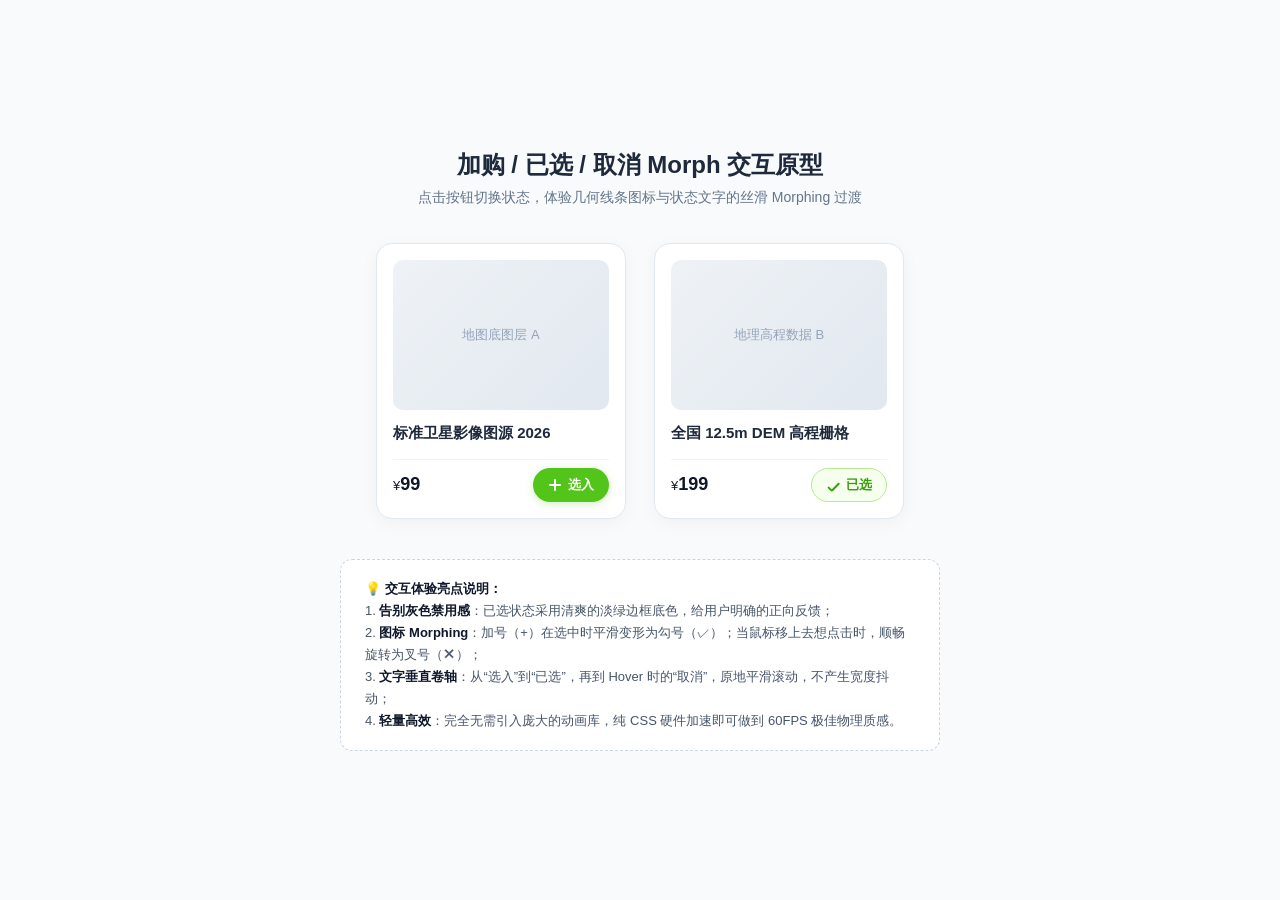
<file: demo/morph_button_demo.html>
<!DOCTYPE html>
<html lang="zh-CN">
<head>
  <meta charset="UTF-8" />
  <meta name="viewport" content="width=device-width, initial-scale=1.0" />
  <title>加购 / 已选 / 取消 Morph 动画交互演示</title>
  <style>
    :root {
      --bg-page: #f8fafc;
      --card-bg: #ffffff;
      
      /* 品牌绿色系 (选入态) */
      --green-primary: #52c41a;
      --green-primary-hover: #45b014;
      --green-subtle: #f6ffed;
      --green-border: #b7eb8f;
      --green-text: #389e0d;

      /* 警示/取消色系 (Hover 反选态) */
      --red-subtle: #fff1f0;
      --red-border: #ffccc7;
      --red-text: #cf1322;

      /* 基础中性色 */
      --gray-border: #e2e8f0;
      --text-main: #1e293b;
      --text-muted: #64748b;
    }

    * {
      box-sizing: border-box;
      margin: 0;
      padding: 0;
      font-family: -apple-system, BlinkMacSystemFont, "Segoe UI", Roboto, "PingFang SC", "Hiragino Sans GB", "Microsoft YaHei", sans-serif;
    }

    body {
      background: var(--bg-page);
      color: var(--text-main);
      min-height: 100vh;
      display: flex;
      flex-direction: column;
      align-items: center;
      justify-content: center;
      padding: 40px 20px;
    }

    .header {
      text-align: center;
      margin-bottom: 36px;
    }

    .header h1 {
      font-size: 24px;
      font-weight: 700;
      color: var(--text-main);
      margin-bottom: 8px;
    }

    .header p {
      font-size: 14px;
      color: var(--text-muted);
    }

    /* 商品卡片容器展示 */
    .showcase-grid {
      display: flex;
      gap: 28px;
      flex-wrap: wrap;
      justify-content: center;
      max-width: 900px;
    }

    .mock-card {
      background: var(--card-bg);
      border-radius: 16px;
      padding: 16px;
      width: 250px;
      box-shadow: 0 4px 20px -2px rgba(0, 0, 0, 0.05);
      border: 1px solid var(--gray-border);
      display: flex;
      flex-direction: column;
      gap: 12px;
      transition: transform 0.2s ease, box-shadow 0.2s ease;
    }

    .mock-card:hover {
      box-shadow: 0 8px 28px -4px rgba(0, 0, 0, 0.08);
      transform: translateY(-2px);
    }

    .card-thumb {
      width: 100%;
      height: 150px;
      background: linear-gradient(135deg, #eef2f6 0%, #e2e8f0 100%);
      border-radius: 10px;
      display: flex;
      align-items: center;
      justify-content: center;
      color: #94a3b8;
      font-size: 13px;
      font-weight: 500;
      position: relative;
      overflow: hidden;
    }

    .card-title {
      font-size: 15px;
      font-weight: 600;
      color: var(--text-main);
      line-height: 1.4;
    }

    .card-footer {
      display: flex;
      align-items: center;
      justify-content: space-between;
      margin-top: 4px;
      padding-top: 8px;
      border-top: 1px solid #f1f5f9;
    }

    .card-price {
      font-size: 18px;
      font-weight: 700;
      color: #0f172a;
    }
    .card-price span {
      font-size: 13px;
      font-weight: 500;
    }

    /* ========================================================
       核心：Morphing 按钮组件设计
       ======================================================== */
    .morph-btn {
      position: relative;
      display: inline-flex;
      align-items: center;
      justify-content: center;
      gap: 6px;
      height: 34px;
      padding: 0 14px;
      border-radius: 9999px; /* 胶囊圆角 */
      font-size: 13px;
      font-weight: 600;
      cursor: pointer;
      user-select: none;
      outline: none;
      border: 1px solid transparent;
      transition: all 0.28s cubic-bezier(0.34, 1.56, 0.64, 1); /* 弹性曲线 */
      overflow: hidden;
    }

    .morph-btn:active {
      transform: scale(0.94);
    }

    /* 状态 1：未选入（默认高光加购态） */
    .morph-btn.unselected {
      background-color: var(--green-primary);
      color: #ffffff;
      box-shadow: 0 2px 8px rgba(82, 196, 26, 0.25);
    }
    .morph-btn.unselected:hover {
      background-color: var(--green-primary-hover);
      box-shadow: 0 4px 12px rgba(82, 196, 26, 0.35);
    }

    /* 状态 2：已选入（默认呈现清爽高辨识度的成功选中态） */
    .morph-btn.selected {
      background-color: var(--green-subtle);
      border-color: var(--green-border);
      color: var(--green-text);
      box-shadow: none;
    }

    /* 状态 2 在 Hover 时：丝滑 Morph 变形为“取消/反选”诱导态 */
    .morph-btn.selected:hover {
      background-color: var(--red-subtle);
      border-color: var(--red-border);
      color: var(--red-text);
    }

    /* --------------------------------------------------------
       图标 Morphing 引擎（纯 CSS + 几何线条形变）
       -------------------------------------------------------- */
    .icon-box {
      width: 14px;
      height: 14px;
      position: relative;
      display: flex;
      align-items: center;
      justify-content: center;
      flex-shrink: 0;
      transition: transform 0.3s cubic-bezier(0.34, 1.56, 0.64, 1);
    }

    /* 用两条交叉线段构造几何图形 */
    .icon-box .line {
      position: absolute;
      background-color: currentColor;
      border-radius: 2px;
      transition: all 0.3s cubic-bezier(0.34, 1.56, 0.64, 1);
    }

    /* 未选态：标准加号（+） */
    .morph-btn.unselected .icon-box .line-h {
      width: 12px;
      height: 2px;
      transform: rotate(0deg);
    }
    .morph-btn.unselected .icon-box .line-v {
      width: 2px;
      height: 12px;
      transform: rotate(0deg);
    }

    /* 已选态默认：形态 Morph 成为勾号（✓） */
    .morph-btn.selected .icon-box .line-h {
      /* 勾号长边 */
      width: 11px;
      height: 2px;
      transform: translate(2px, 2px) rotate(-45deg);
    }
    .morph-btn.selected .icon-box .line-v {
      /* 勾号短边 */
      width: 6px;
      height: 2px;
      transform: translate(-3px, 4px) rotate(45deg);
    }

    /* 已选态悬浮 Hover：顺滑旋转为叉号（✕ 取消） */
    .morph-btn.selected:hover .icon-box {
      transform: rotate(180deg);
    }
    .morph-btn.selected:hover .icon-box .line-h {
      width: 11px;
      height: 2px;
      transform: translate(0, 0) rotate(45deg);
    }
    .morph-btn.selected:hover .icon-box .line-v {
      width: 11px;
      height: 2px;
      transform: translate(0, 0) rotate(-45deg);
    }

    /* --------------------------------------------------------
       文字滚轴淡入淡出（Text Slide / Morphing）
       -------------------------------------------------------- */
    .text-roller {
      position: relative;
      height: 18px;
      overflow: hidden;
      display: inline-block;
      text-align: left;
    }

    .text-inner {
      display: flex;
      flex-direction: column;
      transition: transform 0.28s cubic-bezier(0.4, 0, 0.2, 1);
    }

    .text-slot {
      height: 18px;
      line-height: 18px;
      white-space: nowrap;
    }

    /* 文本滚轮位移控制 */
    .morph-btn.unselected .text-inner {
      transform: translateY(0); /* 显示 "+ 选入" */
    }
    .morph-btn.selected .text-inner {
      transform: translateY(-18px); /* 显示 "已选" */
    }
    .morph-btn.selected:hover .text-inner {
      transform: translateY(-36px); /* 悬浮时滚动显示 "取消" */
    }

    /* 控制面板 */
    .tips-card {
      margin-top: 40px;
      background: #ffffff;
      border: 1px dashed #cbd5e1;
      padding: 18px 24px;
      border-radius: 12px;
      max-width: 600px;
      font-size: 13px;
      color: #475569;
      line-height: 1.7;
    }
    .tips-card strong {
      color: #0f172a;
    }
  </style>
</head>
<body>

  <div class="header">
    <h1>加购 / 已选 / 取消 Morph 交互原型</h1>
    <p>点击按钮切换状态，体验几何线条图标与状态文字的丝滑 Morphing 过渡</p>
  </div>

  <div class="showcase-grid">

    <!-- 卡片 1 (未选入) -->
    <div class="mock-card">
      <div class="card-thumb">地图底图层 A</div>
      <div class="card-title">标准卫星影像图源 2026</div>
      <div class="card-footer">
        <div class="card-price"><span>¥</span>99</div>
        <button class="morph-btn unselected" onclick="toggleBtn(this)">
          <div class="icon-box">
            <span class="line line-h"></span>
            <span class="line line-v"></span>
          </div>
          <div class="text-roller">
            <div class="text-inner">
              <div class="text-slot">选入</div>
              <div class="text-slot">已选</div>
              <div class="text-slot">取消</div>
            </div>
          </div>
        </button>
      </div>
    </div>

    <!-- 卡片 2 (已选入初始状态) -->
    <div class="mock-card">
      <div class="card-thumb">地理高程数据 B</div>
      <div class="card-title">全国 12.5m DEM 高程栅格</div>
      <div class="card-footer">
        <div class="card-price"><span>¥</span>199</div>
        <button class="morph-btn selected" onclick="toggleBtn(this)">
          <div class="icon-box">
            <span class="line line-h"></span>
            <span class="line line-v"></span>
          </div>
          <div class="text-roller">
            <div class="text-inner">
              <div class="text-slot">选入</div>
              <div class="text-slot">已选</div>
              <div class="text-slot">取消</div>
            </div>
          </div>
        </button>
      </div>
    </div>

  </div>

  <div class="tips-card">
    <strong>💡 交互体验亮点说明：</strong><br />
    1. <strong>告别灰色禁用感</strong>：已选状态采用清爽的淡绿边框底色，给用户明确的正向反馈；<br />
    2. <strong>图标 Morphing</strong>：加号（+）在选中时平滑变形为勾号（✓）；当鼠标移上去想点击时，顺畅旋转为叉号（✕）；<br />
    3. <strong>文字垂直卷轴</strong>：从“选入”到“已选”，再到 Hover 时的“取消”，原地平滑滚动，不产生宽度抖动；<br />
    4. <strong>轻量高效</strong>：完全无需引入庞大的动画库，纯 CSS 硬件加速即可做到 60FPS 极佳物理质感。
  </div>

  <script>
    function toggleBtn(btn) {
      if (btn.classList.contains('unselected')) {
        btn.classList.remove('unselected');
        btn.classList.add('selected');
      } else {
        btn.classList.remove('selected');
        btn.classList.add('unselected');
      }
    }
  </script>
</body>
</html>
</file>
<file: demo/demo.css>
/* ==========================================================================
   Mraph 动画与交互演示专属样式表 (demo.css)
   基于地图配置中心原生色彩体系与 Anti-AI Slop 工艺美学设计
   ========================================================================== */

:root {
  --bg-primary: #0f141c;
  --bg-secondary: #161e2a;
  --bg-card: rgba(26, 35, 49, 0.75);
  --bg-card-hover: rgba(33, 44, 62, 0.85);
  --border-subtle: rgba(255, 255, 255, 0.08);
  --border-focus: rgba(79, 134, 247, 0.5);
  --text-main: #f1f5f9;
  --text-muted: #8b9bb4;
  --text-accent: #38bdf8;
  --accent-primary: #2563eb;
  --accent-primary-hover: #1d4ed8;
  --accent-glow: rgba(37, 99, 235, 0.25);
  --success: #10b981;
  --success-glow: rgba(16, 185, 129, 0.25);
  --amber: #f59e0b;
  --danger: #ef4444;
  
  --font-sans: -apple-system, BlinkMacSystemFont, "Segoe UI", Roboto, "PingFang SC", "Hiragino Sans GB", "Microsoft YaHei", sans-serif;
  --font-mono: ui-monospace, "SF Mono", Menlo, Monaco, Consolas, "Liberation Mono", monospace;
  
  --radius-sm: 6px;
  --radius-md: 10px;
  --radius-lg: 16px;
  --radius-full: 9999px;
  --shadow-sm: 0 1px 3px rgba(0, 0, 0, 0.3);
  --shadow-md: 0 4px 14px rgba(0, 0, 0, 0.4);
  --shadow-glow: 0 0 20px rgba(56, 189, 248, 0.15);
}

[data-theme="light"] {
  --bg-primary: #f8fafc;
  --bg-secondary: #f1f5f9;
  --bg-card: rgba(255, 255, 255, 0.85);
  --bg-card-hover: rgba(255, 255, 255, 0.98);
  --border-subtle: rgba(0, 0, 0, 0.08);
  --border-focus: rgba(37, 99, 235, 0.4);
  --text-main: #0f172a;
  --text-muted: #64748b;
  --text-accent: #0284c7;
  --accent-primary: #2563eb;
  --accent-primary-hover: #1d4ed8;
  --accent-glow: rgba(37, 99, 235, 0.15);
  --success: #059669;
  --shadow-sm: 0 1px 3px rgba(0, 0, 0, 0.05);
  --shadow-md: 0 4px 14px rgba(0, 0, 0, 0.08);
  --shadow-glow: 0 0 20px rgba(37, 99, 235, 0.12);
}

* {
  box-sizing: border-box;
  margin: 0;
  padding: 0;
}

body {
  background-color: var(--bg-primary);
  color: var(--text-main);
  font-family: var(--font-sans);
  min-height: 100vh;
  line-height: 1.5;
  -webkit-font-smoothing: antialiased;
  padding-bottom: 60px;
  transition: background-color 0.25s ease, color 0.25s ease;
}

/* 顶部导览与标题 */
.demo-header {
  border-bottom: 1px solid var(--border-subtle);
  background: var(--bg-card);
  backdrop-filter: blur(12px);
  position: sticky;
  top: 0;
  z-index: 100;
  padding: 14px 24px;
}

.demo-header-inner {
  max-width: 1200px;
  margin: 0 auto;
  display: flex;
  align-items: center;
  justify-content: space-between;
}

.brand-badge {
  background: var(--accent-glow);
  color: var(--text-accent);
  padding: 3px 8px;
  border-radius: var(--radius-sm);
  font-size: 11px;
  font-family: var(--font-mono);
  font-weight: 600;
  margin-left: 10px;
  border: 1px solid var(--border-focus);
}

.demo-title-group {
  display: flex;
  align-items: center;
  gap: 12px;
}

.demo-logo {
  width: 34px;
  height: 34px;
  background: linear-gradient(135deg, #2563eb, #38bdf8);
  color: #fff;
  border-radius: var(--radius-md);
  display: flex;
  align-items: center;
  justify-content: center;
  font-weight: 700;
  font-size: 15px;
  letter-spacing: -0.5px;
}

.demo-title {
  font-size: 17px;
  font-weight: 650;
  letter-spacing: -0.3px;
}

.demo-subtitle {
  font-size: 12px;
  color: var(--text-muted);
  font-family: var(--font-mono);
}

/* 控制栏与快捷操作 */
.demo-header-controls {
  display: flex;
  align-items: center;
  gap: 12px;
}

/* 页面主要内容容器 */
.demo-container {
  max-width: 1200px;
  margin: 32px auto 0;
  padding: 0 20px;
  display: flex;
  flex-direction: column;
  gap: 36px;
}

/* 动效核心控制器横幅 */
.settings-strip {
  background: var(--bg-card);
  border: 1px solid var(--border-subtle);
  border-radius: var(--radius-lg);
  padding: 16px 20px;
  display: flex;
  flex-wrap: wrap;
  align-items: center;
  justify-content: space-between;
  gap: 16px;
  box-shadow: var(--shadow-sm);
}

.settings-group {
  display: flex;
  align-items: center;
  gap: 10px;
}

.settings-label {
  font-size: 12px;
  color: var(--text-muted);
  font-weight: 600;
  text-transform: uppercase;
  letter-spacing: 0.5px;
  font-family: var(--font-mono);
}

.segmented-control {
  display: inline-flex;
  background: var(--bg-secondary);
  border: 1px solid var(--border-subtle);
  border-radius: var(--radius-sm);
  padding: 2px;
}

.seg-btn {
  background: transparent;
  border: none;
  color: var(--text-muted);
  font-size: 12px;
  font-family: var(--font-mono);
  font-weight: 500;
  padding: 5px 12px;
  border-radius: 4px;
  cursor: pointer;
  transition: all 0.15s ease;
}

.seg-btn:hover {
  color: var(--text-main);
}

.seg-btn.active {
  background: var(--bg-card);
  color: var(--text-accent);
  box-shadow: var(--shadow-sm);
  font-weight: 600;
}

/* 演示模块卡片网格 */
.demo-grid {
  display: grid;
  grid-template-columns: repeat(auto-fit, minmax(360px, 1fr));
  gap: 24px;
}

.demo-card {
  background: var(--bg-card);
  border: 1px solid var(--border-subtle);
  border-radius: var(--radius-lg);
  padding: 24px;
  box-shadow: var(--shadow-sm);
  display: flex;
  flex-direction: column;
  gap: 18px;
  transition: transform 0.2s ease, border-color 0.2s ease;
}

.demo-card:hover {
  border-color: var(--border-focus);
}

.card-header {
  display: flex;
  justify-content: space-between;
  align-items: flex-start;
  padding-bottom: 12px;
  border-bottom: 1px solid var(--border-subtle);
}

.card-title {
  font-size: 15px;
  font-weight: 650;
  display: flex;
  align-items: center;
  gap: 8px;
}

.card-tag {
  font-size: 11px;
  font-family: var(--font-mono);
  background: var(--bg-secondary);
  color: var(--text-muted);
  padding: 2px 7px;
  border-radius: 4px;
}

.card-desc {
  font-size: 12.5px;
  color: var(--text-muted);
  line-height: 1.45;
}

/* 按钮演示展示区 */
.button-showcase {
  background: var(--bg-secondary);
  border: 1px dashed var(--border-subtle);
  border-radius: var(--radius-md);
  padding: 24px;
  display: flex;
  align-items: center;
  justify-content: center;
  gap: 16px;
  min-height: 90px;
}

/* ---------- 真实按钮外观复刻 (Exact Replica of Production Buttons) ---------- */

/* 1. 顶部 Header 按钮通用类 */
.btn-replica-base {
  display: inline-flex;
  align-items: center;
  justify-content: center;
  gap: 8px;
  padding: 7px 14px;
  border-radius: var(--radius-sm);
  font-size: 13px;
  font-weight: 500;
  border: 1px solid var(--border-subtle);
  background: var(--bg-card);
  color: var(--text-main);
  cursor: pointer;
  outline: none;
  position: relative;
  overflow: hidden;
  transition: all 0.16s cubic-bezier(0.4, 0, 0.2, 1);
  user-select: none;
}

.btn-replica-base:hover {
  background: var(--bg-card-hover);
  border-color: var(--border-focus);
  box-shadow: var(--shadow-sm);
}

/* 2. 主题切换按钮 */
.theme-toggle-btn-replica {
  border-color: rgba(56, 189, 248, 0.2);
}
.theme-toggle-btn-replica:hover {
  border-color: var(--text-accent);
}

/* 3. 购物车胶囊按钮 */
.cart-toggle-btn-replica {
  background: linear-gradient(135deg, rgba(37, 99, 235, 0.12), rgba(56, 189, 248, 0.15));
  border-color: rgba(56, 189, 248, 0.3);
}
.cart-toggle-btn-replica:hover {
  background: linear-gradient(135deg, rgba(37, 99, 235, 0.2), rgba(56, 189, 248, 0.25));
}
.cart-badge-replica {
  background: var(--accent-primary);
  color: #fff;
  font-size: 10px;
  font-weight: 700;
  font-family: var(--font-mono);
  padding: 1px 6px;
  border-radius: var(--radius-full);
  margin-left: 2px;
}

/* 4. 底图卡片 Action 按钮组 (原汁原味) */
.layer-card-replica {
  background: var(--bg-card);
  border: 1px solid var(--border-subtle);
  border-radius: var(--radius-lg);
  overflow: hidden;
  display: flex;
  flex-direction: column;
}

.layer-card-thumb {
  width: 100%;
  height: 120px;
  background: linear-gradient(120deg, #1e293b, #0f172a);
  position: relative;
  display: flex;
  align-items: center;
  justify-content: center;
}

.layer-card-thumb-pattern {
  position: absolute;
  inset: 0;
  opacity: 0.18;
  background-image: radial-gradient(#38bdf8 1px, transparent 1px);
  background-size: 16px 16px;
}

.layer-card-info {
  padding: 16px;
  display: flex;
  flex-direction: column;
  gap: 10px;
}

.layer-card-title {
  font-size: 14px;
  font-weight: 600;
  display: flex;
  justify-content: space-between;
  align-items: center;
}

.layer-card-actions {
  display: flex;
  align-items: center;
  gap: 8px;
  padding-top: 10px;
  border-top: 1px solid var(--border-subtle);
}

.btn-card-action {
  flex: 1;
  display: inline-flex;
  align-items: center;
  justify-content: center;
  gap: 6px;
  padding: 6px 10px;
  font-size: 12px;
  font-weight: 500;
  border-radius: var(--radius-sm);
  border: 1px solid var(--border-subtle);
  background: var(--bg-secondary);
  color: var(--text-main);
  cursor: pointer;
  transition: all 0.15s ease;
  position: relative;
  overflow: hidden;
}

.btn-card-action:hover {
  background: var(--bg-card-hover);
  border-color: var(--border-focus);
}

.btn-card-action.btn-accent {
  background: var(--accent-primary);
  border-color: var(--accent-primary);
  color: #fff;
}
.btn-card-action.btn-accent:hover {
  background: var(--accent-primary-hover);
}

.btn-card-action.is-copied {
  background: rgba(16, 185, 129, 0.15);
  border-color: var(--success);
  color: var(--success);
}

.btn-card-action.is-added {
  background: rgba(37, 99, 235, 0.2);
  border-color: var(--text-accent);
  color: var(--text-accent);
}

/* 5. 交互式舞台 (Stage Playground) */
.stage-playground {
  display: flex;
  flex-direction: column;
  align-items: center;
  gap: 20px;
  padding: 28px;
  background: var(--bg-secondary);
  border: 1px solid var(--border-subtle);
  border-radius: var(--radius-lg);
}

.stage-canvas-box {
  width: 140px;
  height: 140px;
  border-radius: 20px;
  border: 1px solid var(--border-subtle);
  background: radial-gradient(circle at 50% 20%, rgba(56, 189, 248, 0.15), var(--bg-card) 70%);
  display: flex;
  align-items: center;
  justify-content: center;
  cursor: pointer;
  position: relative;
  transition: transform 0.12s ease, box-shadow 0.2s ease;
}

.stage-canvas-box:hover {
  box-shadow: var(--shadow-glow);
  border-color: var(--border-focus);
}

.stage-canvas-box:active {
  transform: scale(0.96);
}

.stage-canvas-box svg {
  width: 56px;
  height: 56px;
  stroke: var(--text-accent);
  stroke-width: 1.8;
  stroke-linecap: round;
  stroke-linejoin: round;
  overflow: visible;
}

.stage-readout {
  font-family: var(--font-mono);
  font-size: 11.5px;
  color: var(--text-muted);
  text-align: center;
  background: var(--bg-card);
  padding: 8px 16px;
  border-radius: var(--radius-sm);
  border: 1px solid var(--border-subtle);
  max-width: 480px;
  width: 100%;
}

.stage-icon-palette {
  display: flex;
  flex-wrap: wrap;
  justify-content: center;
  gap: 8px;
  max-width: 600px;
}

.icon-pill-btn {
  display: inline-flex;
  align-items: center;
  gap: 6px;
  background: var(--bg-card);
  border: 1px solid var(--border-subtle);
  color: var(--text-muted);
  font-size: 12px;
  font-family: var(--font-mono);
  padding: 5px 12px;
  border-radius: var(--radius-full);
  cursor: pointer;
  transition: all 0.15s ease;
}

.icon-pill-btn:hover {
  color: var(--text-main);
  border-color: var(--border-focus);
}

.icon-pill-btn.active {
  background: var(--accent-glow);
  color: var(--text-accent);
  border-color: var(--border-focus);
  font-weight: 600;
}

/* ---------- 6. Mraph 核心微交互动效支持 CSS ---------- */

/* SVG 图标基本尺寸与平滑设置 */
.mraph-svg {
  width: 16px;
  height: 16px;
  vertical-align: middle;
  flex-shrink: 0;
  pointer-events: none;
}

/* 按钮点击触控按压弹簧回弹微缩放 */
.mraph-btn-enhanced {
  position: relative;
  overflow: hidden;
  transition: transform 0.15s cubic-bezier(0.34, 1.56, 0.64, 1);
}

.mraph-pressing {
  transform: scale(0.94) !important;
}

/* 水波纹涟漪扩散 (Ripple) */
.mraph-ripple {
  position: absolute;
  border-radius: 50%;
  background: radial-gradient(circle, rgba(56, 189, 248, 0.35) 0%, rgba(56, 189, 248, 0) 70%);
  transform: scale(0);
  animation: mraph-ripple-expand 0.55s cubic-bezier(0.2, 0.8, 0.2, 1) forwards;
  pointer-events: none;
}

@keyframes mraph-ripple-expand {
  0% {
    transform: scale(0);
    opacity: 0.8;
  }
  100% {
    transform: scale(2.6);
    opacity: 0;
  }
}

/* 代码与集成指导栏目 */
.code-panel {
  background: #090d14;
  border: 1px solid rgba(255, 255, 255, 0.1);
  border-radius: var(--radius-md);
  padding: 18px;
  font-family: var(--font-mono);
  font-size: 12.5px;
  color: #94a3b8;
  overflow-x: auto;
  line-height: 1.6;
}

.code-panel pre {
  margin: 0;
}

.code-highlight {
  color: #38bdf8;
}

.code-keyword {
  color: #c084fc;
}

.code-string {
  color: #34d399;
}

.code-comment {
  color: #64748b;
  font-style: italic;
}

/* 响应式优化 */
@media (max-width: 768px) {
  .demo-header-inner {
    flex-direction: column;
    align-items: flex-start;
    gap: 12px;
  }
  .demo-header-controls {
    width: 100%;
    justify-content: flex-end;
  }
  .demo-grid {
    grid-template-columns: 1fr;
  }
  .settings-strip {
    flex-direction: column;
    align-items: flex-start;
  }
}

/* ---------- 7. 原生 View Transition 与液态玻璃折射透镜光环 ---------- */

/* 原生 View Transition 伪元素规则：新旧图层无缝叠放 */
::view-transition-old(root),
::view-transition-new(root) {
  animation: none;
  mix-blend-mode: normal;
}

::view-transition-old(root) {
  z-index: 1;
}

::view-transition-new(root) {
  z-index: 2;
}

/* 顶层波纹容器：放置于浏览器 Top Layer（高于 View Transition 伪元素），避免被裁剪或覆盖 */
[popover].theme-wave-popover-container,
.theme-wave-popover-container,
#themeWaveLayer {
  position: fixed !important;
  inset: 0 !important;
  width: 100vw !important;
  height: 100vh !important;
  max-width: none !important;
  max-height: none !important;
  margin: 0 !important;
  padding: 0 !important;
  background: transparent !important;
  border: none !important;
  outline: none !important;
  pointer-events: none !important;
  overflow: hidden !important;
  box-shadow: none !important;
  z-index: 99999;
}

[popover].theme-wave-popover-container::backdrop {
  background: transparent !important;
}

/* 光环基本外观（锐利同频微光环 - 与 View Transition 裁剪边缘物理锁死） */
.theme-wave-ring {
  position: absolute;
  transform: translate(-50%, -50%);
  border-radius: 50%;
  width: 0;
  height: 0;
  pointer-events: none;
  opacity: 0;
  /* 高光峰值精确对齐 100% 裁切刀刃边界，内侧微弱透光，外侧干脆利落 */
  background: radial-gradient(circle,
    transparent calc(100% - 32px),
    rgba(56, 189, 248, 0.08) calc(100% - 22px),
    rgba(56, 189, 248, 0.32) calc(100% - 10px),
    rgba(255, 255, 255, 0.75) calc(100% - 2px),
    transparent 100%
  );
  border: 1.5px solid rgba(255, 255, 255, 0.75);
  box-shadow: 0 0 16px rgba(56, 189, 248, 0.35), inset 0 0 12px rgba(255, 255, 255, 0.25);
  will-change: width, height, opacity;
}

.theme-wave-ring.theme-wave-ring-light,
[data-theme="light"] .theme-wave-ring {
  background: radial-gradient(circle,
    transparent calc(100% - 32px),
    rgba(37, 99, 235, 0.08) calc(100% - 22px),
    rgba(37, 99, 235, 0.30) calc(100% - 10px),
    rgba(37, 99, 235, 0.70) calc(100% - 2px),
    transparent 100%
  );
  border-color: rgba(37, 99, 235, 0.7);
  box-shadow: 0 0 16px rgba(37, 99, 235, 0.30), inset 0 0 10px rgba(37, 99, 235, 0.2);
}

/* 卡片波前同频联动材质蜕变与微光漫反射 */
.demo-card.wave-sync-card,
.layer-card-replica.wave-sync-card {
  position: relative !important;
  transition: background-color 0.24s cubic-bezier(0.2, 0.8, 0.2, 1),
              border-color 0.24s ease,
              box-shadow 0.24s ease,
              color 0.22s ease !important;
}

.demo-card.wave-shimmer::before,
.layer-card-replica.wave-shimmer::before {
  content: "";
  position: absolute;
  inset: 0;
  border-radius: inherit;
  background: linear-gradient(135deg, rgba(255, 255, 255, 0.2) 0%, rgba(56, 189, 248, 0.14) 50%, transparent 100%);
  opacity: 0;
  pointer-events: none;
  z-index: 5;
  animation: cardShimmerFade 0.30s ease var(--shimmer-delay, 0ms) forwards;
}

[data-theme="light"] .demo-card.wave-shimmer::before,
[data-theme="light"] .layer-card-replica.wave-shimmer::before {
  background: linear-gradient(135deg, rgba(37, 99, 235, 0.12) 0%, rgba(56, 189, 248, 0.10) 50%, transparent 100%);
}

@keyframes cardShimmerFade {
  0% {
    opacity: 0;
    transform: scale(0.99);
  }
  40% {
    opacity: 0.75;
    transform: scale(1);
  }
  100% {
    opacity: 0;
    transform: scale(1);
  }
}
</file>
